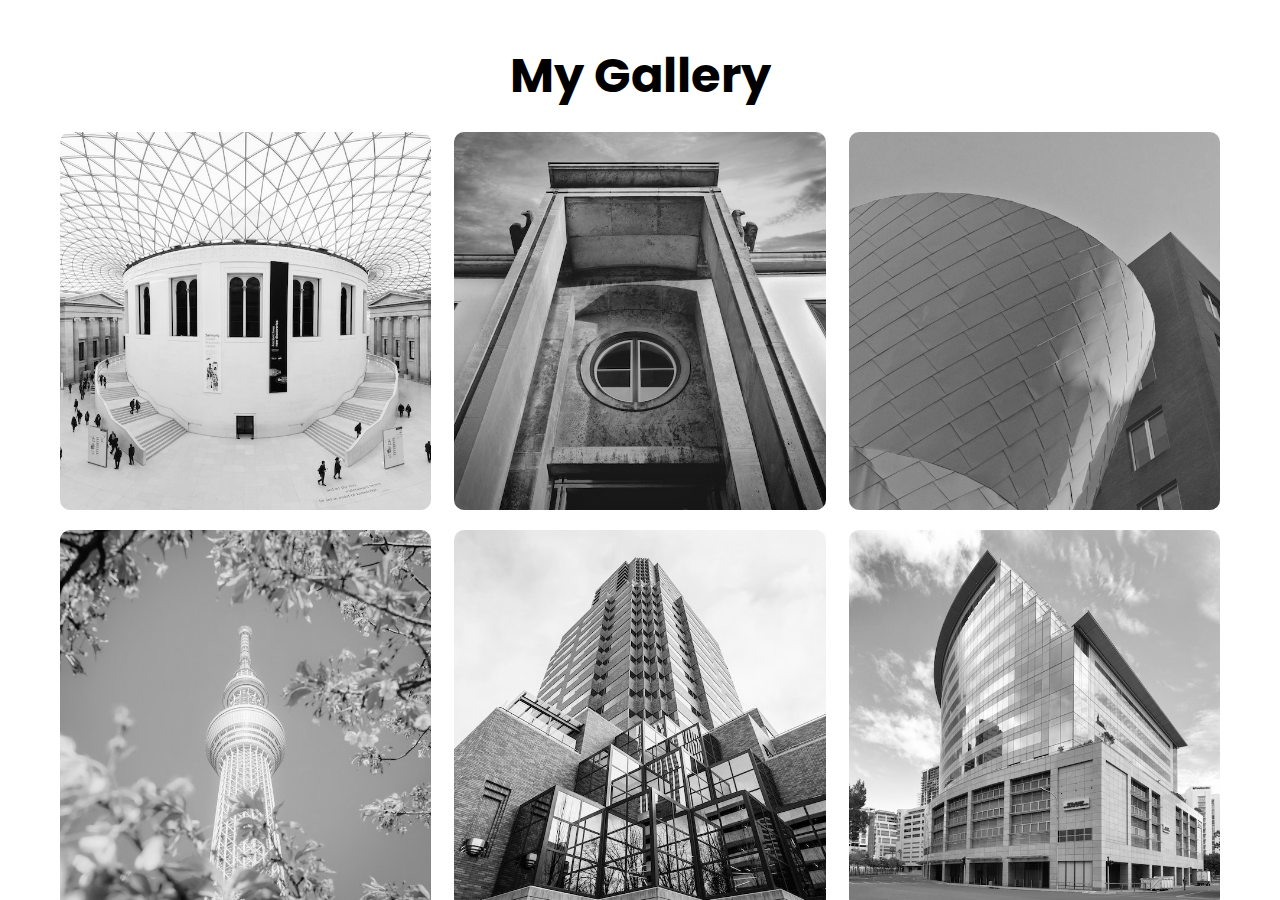
<file: index.html>
<!DOCTYPE html>
<html lang="en">

<head>
    <meta charset="UTF-8">
    <meta name="viewport" content="width=device-width, initial-scale=1.0">
    <title>Image Gallery</title>
    <link rel="stylesheet" href="styles.css">
    <link rel="shortcut icon" href="img/favicon.ico" type="image/x-icon">
</head>

<body>
    <div id="wrapper">
        <div class="container">
            <h1>My Gallery</h1>
            <div class="gallery">
                <figure class="card">
                    <img src="img/image1.jpg">
                    <figcaption>Image 1</figcaption>
                </figure>
                <figure class="card">
                    <img src="img/image2.jpeg">
                    <figcaption>Image 2</figcaption>
                </figure>
                <figure class="card">
                    <img src="img/image3.jpeg">
                    <figcaption>Image 3</figcaption>
                </figure>
                <figure class="card">
                    <img src="img/image4.jpeg">
                    <figcaption>Image 4</figcaption>
                </figure>
                <figure class="card">
                    <img src="img/image5.jpeg">
                    <figcaption>Image 5</figcaption>
                </figure>
                <figure class="card">
                    <img src="img/image6.jpeg">
                    <figcaption>Image 6</figcaption>
                </figure>
                <figure class="card">
                    <img src="img/image7.jpeg">
                    <figcaption>Image 7</figcaption>
                </figure>
                <figure class="card">
                    <img src="img/image8.jpeg">
                    <figcaption>Image 8</figcaption>
                </figure>
                <figure class="card">
                    <img src="img/image9.jpeg">
                    <figcaption>Image 9</figcaption>
                </figure>
                <figure class="card">
                    <img src="img/image10.jpg">
                    <figcaption>Image 10</figcaption>
                </figure>
                <figure class="card">
                    <img src="img/image11.jpg">
                    <figcaption>Image 11</figcaption>
                </figure>
                <figure class="card">
                    <img src="img/image12.jpg">
                    <figcaption>Image 12</figcaption>
                </figure>
                <figure class="card">
                    <img src="img/image13.jpg">
                    <figcaption>Image 13</figcaption>
                </figure>
                <figure class="card">
                    <img src="img/image14.jpg">
                    <figcaption>Image 14</figcaption>
                </figure>
                <figure class="card">
                    <img src="img/image15.jpg">
                    <figcaption>Image 15</figcaption>
                </figure>
            </div>
        </div>
    </div>
</body>

</html>
</file>
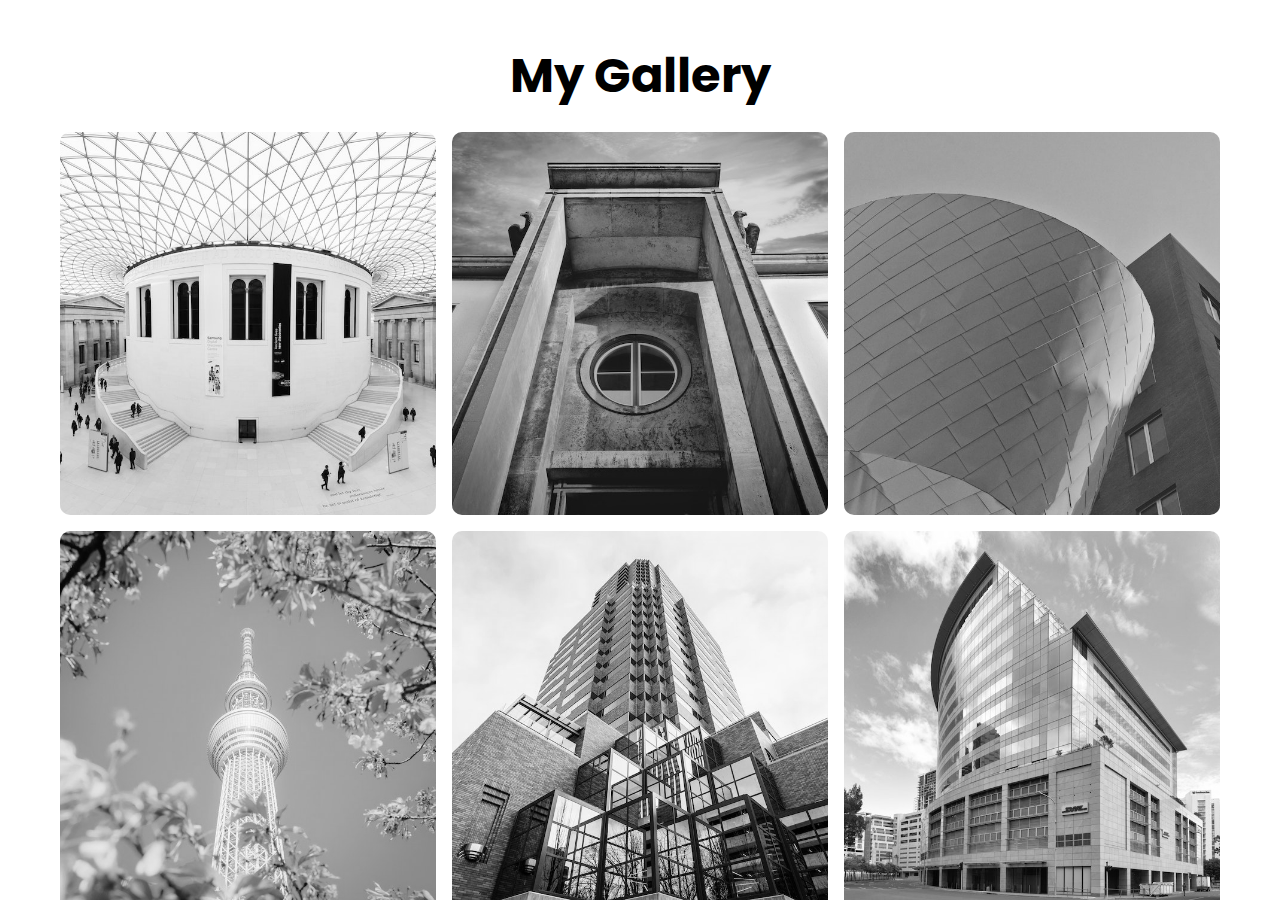
<file: Grid/index.html>
<!DOCTYPE html>
<html lang="en">
<head>
    <meta charset="UTF-8">
    <meta name="viewport" content="width=device-width, initial-scale=1.0">
    <title>Image Gallery</title>
    <link rel="stylesheet" href="styles.css">
    <link rel="shortcut icon" href="/img/favicon.ico" type="image/x-icon">
</head>
<body>
    <div id="wrapper">
        <div class="container">
            <h1>My Gallery</h1>
            <div class="gallery">
                <figure class="card">
                    <img src="/img/image1.jpg">
                    <figcaption>Image 1</figcaption>
                </figure>
                <figure class="card">
                    <img src="/img/image2.jpeg">
                    <figcaption>Image 2</figcaption>
                </figure>
                <figure class="card">
                    <img src="/img/image3.jpeg">
                    <figcaption>Image 3</figcaption>
                </figure>
                <figure class="card">
                    <img src="/img/image4.jpeg">
                    <figcaption>Image 4</figcaption>
                </figure>
                <figure class="card">
                    <img src="/img/image5.jpeg">
                    <figcaption>Image 5</figcaption>
                </figure>
                <figure class="card">
                    <img src="/img/image6.jpeg">
                    <figcaption>Image 6</figcaption>
                </figure>
                <figure class="card">
                    <img src="/img/image7.jpeg">
                    <figcaption>Image 7</figcaption>
                </figure>
                <figure class="card">
                    <img src="/img/image8.jpeg">
                    <figcaption>Image 8</figcaption>
                </figure>
                <figure class="card">
                    <img src="/img/image9.jpeg">
                    <figcaption>Image 9</figcaption>
                </figure>
                <figure class="card">
                    <img src="/img/image10.jpg">
                    <figcaption>Image 10</figcaption>
                </figure>
                <figure class="card">
                    <img src="/img/image11.jpg">
                    <figcaption>Image 11</figcaption>
                </figure>
                <figure class="card">
                    <img src="/img/image12.jpg">
                    <figcaption>Image 12</figcaption>
                </figure>
                <figure class="card">
                    <img src="/img/image13.jpg">
                    <figcaption>Image 13</figcaption>
                </figure>
                <figure class="card">
                    <img src="/img/image14.jpg">
                    <figcaption>Image 14</figcaption>
                </figure>
                <figure class="card">
                    <img src="/img/image15.jpg">
                    <figcaption>Image 15</figcaption>
                </figure>
            </div>
        </div>
    </div>
</body>
</html>
</file>
<file: styles.css>
@import url('https://fonts.googleapis.com/css2?family=Poppins:ital,wght@0,100;0,200;0,300;0,400;0,500;0,600;0,700;0,800;0,900;1,100;1,200;1,300;1,400;1,500;1,600;1,700;1,800;1,900&display=swap');

body{
    font-family:'Poppins', 'helvetica';
}

*{
    margin: 0;
    padding: 0;
    box-sizing: border-box;
}
#wrapper{
    height:100vh;
    overflow-x: hidden;
    overflow-y: auto;
}
.gallery{
    /* width:100%; */
    /* height:100%; */
    display: flex;
    justify-content: space-between;
    flex-wrap: wrap;
}
.container h1{
    text-align: center;
    font-size: 3rem;
    margin:20px 0;
}
.container{
    max-width:1200px;
    /* height:100%; */
    margin:0 auto;
    padding: 20px;
}
.card{
    width:32%;
    border-radius:10px;
    overflow:hidden;
    position: relative;
    margin-bottom:20px;
}

.card img{
    width:100%;
    height:100%;
    filter:grayscale(100%);
    box-shadow: 0 0 20px #333;
    object-fit: cover;
}

.card figcaption{
    bottom:0;
    left:0;
    padding:25px;
    position: absolute;
    color: white;
    opacity:0;
    width:100%;
    background: linear-gradient(to top, rgba(0, 0, 0, 0.5) 0%, rgba(255, 255, 255, 0) 100%);
}

.card:hover img{
    filter:grayscale(0%);
}

.card:hover{
    transform: scale(1.05);
    filter:drop-shadow(0 0 10px #333);
    transition: 0.3s;
}

.card:hover figcaption{
    opacity:1;
    transform:scale(1.03);
    transition: 0.3s;
}
</file>
<file: Grid/styles.css>
@import url('https://fonts.googleapis.com/css2?family=Poppins:ital,wght@0,100;0,200;0,300;0,400;0,500;0,600;0,700;0,800;0,900;1,100;1,200;1,300;1,400;1,500;1,600;1,700;1,800;1,900&display=swap');

body{
    font-family:'Poppins', 'helvetica';
}
#wrapper{
    height:100vh;
    overflow-x:hidden;
    overflow-y:auto;
}
*{
    margin: 0;
    padding: 0;
    box-sizing: border-box;
}
.container h1{
    text-align: center;
    font-size: 3rem;
    margin:20px 0;
}
.container{
    max-width:1200px;
    /* height:100%; */
    margin:0 auto;
    padding: 20px;
}
.gallery{
    display: grid;
    grid-template-columns: repeat(3,1fr);
    grid-template-rows: repeat(5,1fr);
    gap:1em;
    /* justify-content: space-between; */
}
.card{
    /* width:32%; */
    overflow:hidden;
    border-radius:10px;
    position:relative;
}
.card img{
    width:100%;
    height:100%;
    object-fit: cover;
    filter: grayscale(100%);
}
.card:hover{
    transform: scale(1.05);
    filter:drop-shadow(0 0 10px #333);
    transition: 0.3s;
}
.card:hover img{
    filter: grayscale(0%);
}
.card figcaption{
    bottom:0;
    left:0;
    padding:25px;
    position: absolute;
    color: white;
    opacity:0;
    width:100%;
    background: linear-gradient(to top, rgba(0, 0, 0, 0.5) 0%, rgba(255, 255, 255, 0) 100%);
}
.card:hover figcaption{
    opacity:1;
    transform:scale(1.03);
    transition: 0.3s;
}
</file>
